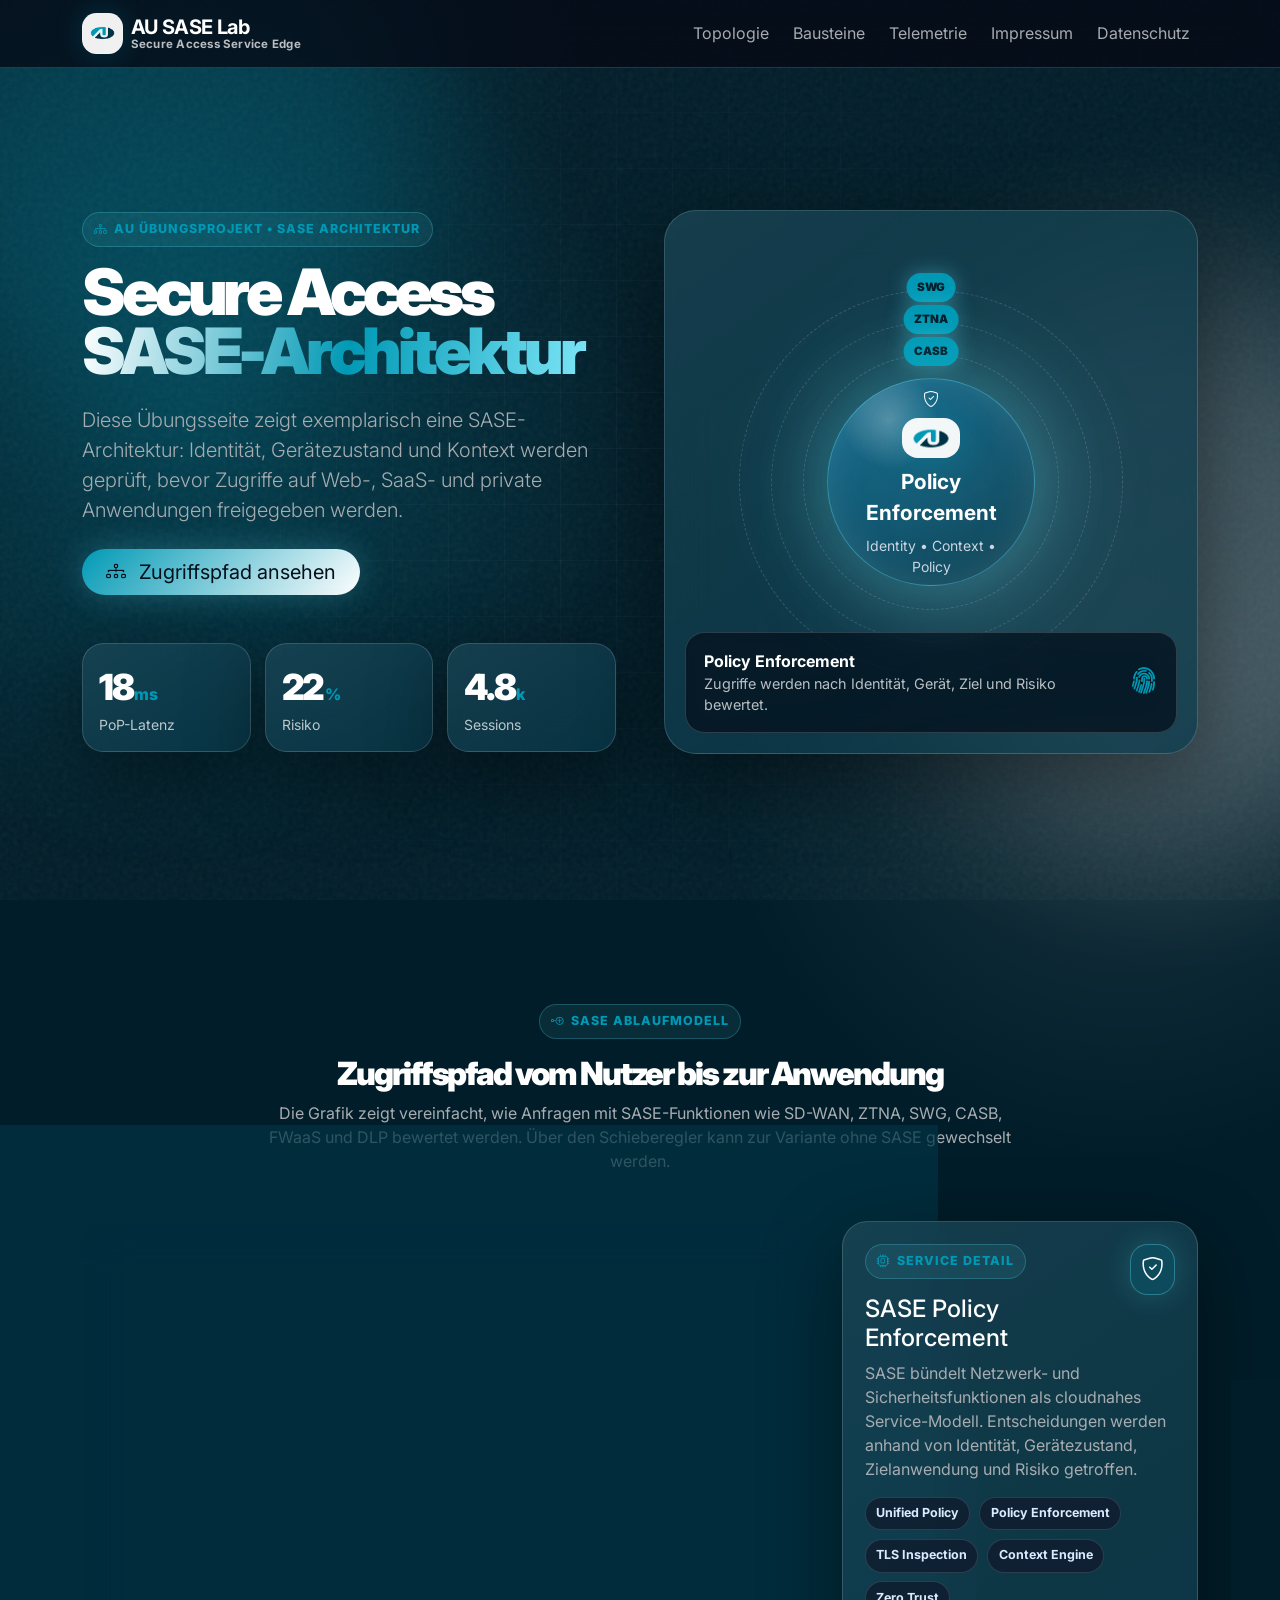
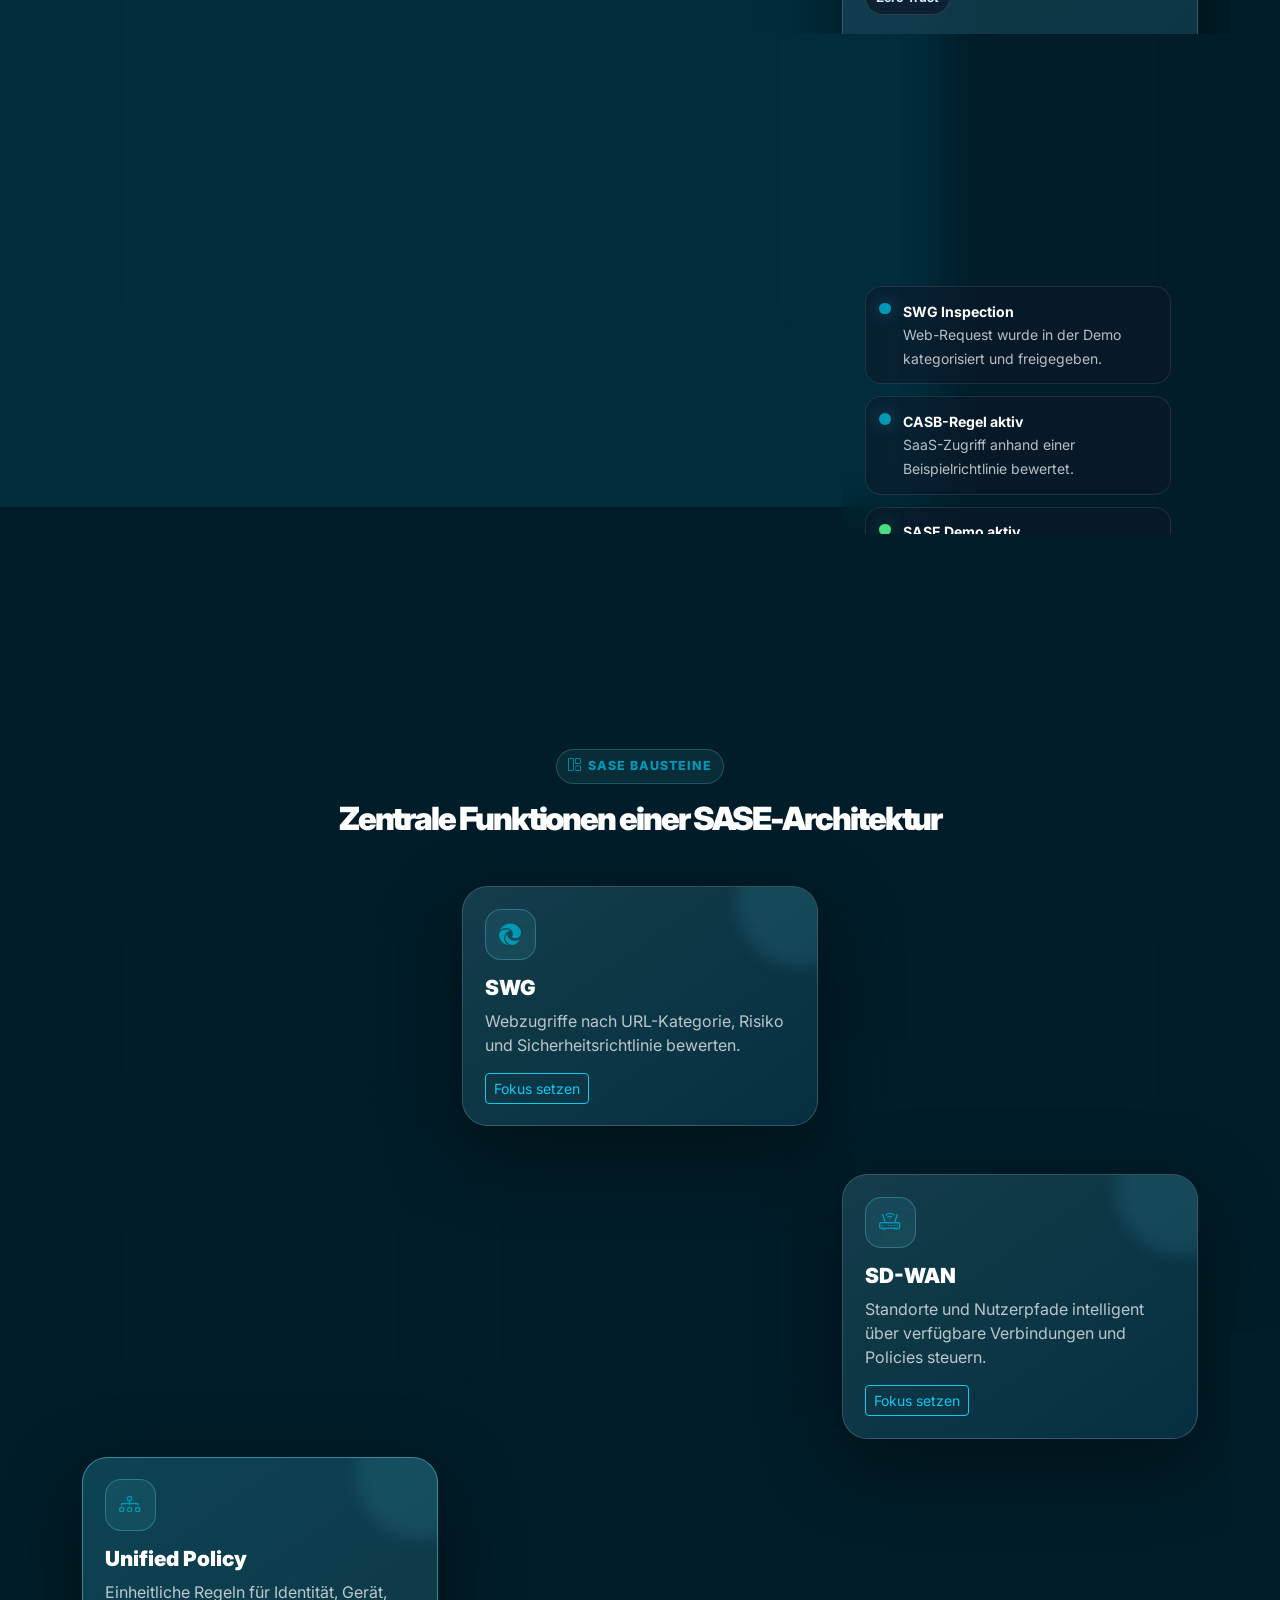
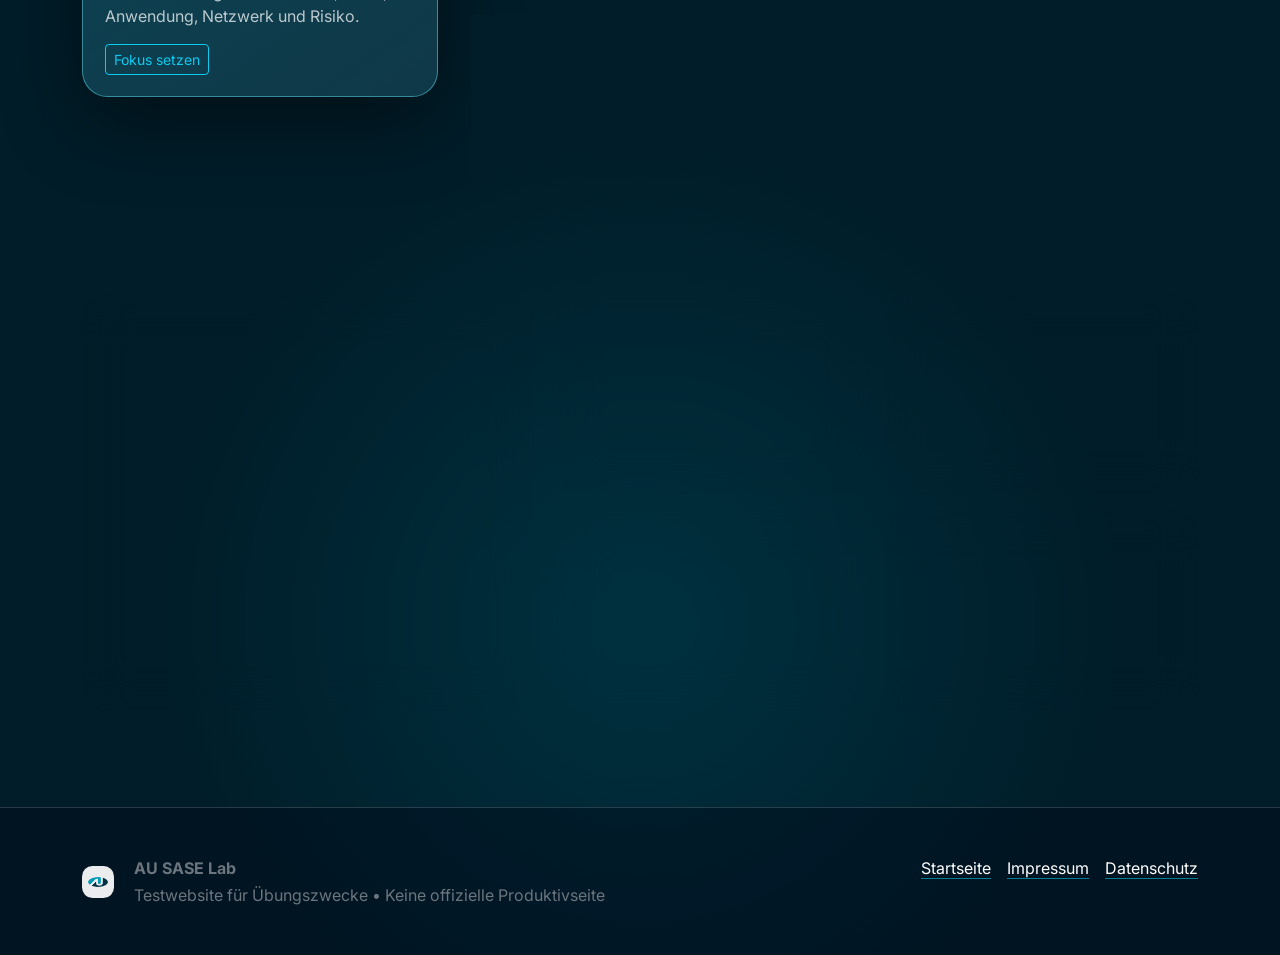
<file: index.html>
<!doctype html>
<html lang="de" data-bs-theme="dark">
<head>
  <meta charset="utf-8">
  <meta name="viewport" content="width=device-width, initial-scale=1">
  <title>AU SASE Lab | Secure Access Service Edge</title>
  <link rel="icon" type="image/png" href="icon.png">
  <link rel="shortcut icon" href="icon.png">
  <link rel="apple-touch-icon" href="icon.png">
  <link rel="manifest" href="site.webmanifest">
  <meta name="theme-color" content="#003244">

  <!-- Bootstrap + Icons via CDN -->
  <link href="https://cdn.jsdelivr.net/npm/bootstrap@5.3.3/dist/css/bootstrap.min.css" rel="stylesheet">
  <link href="https://cdn.jsdelivr.net/npm/bootstrap-icons@1.11.3/font/bootstrap-icons.css" rel="stylesheet">

  <!-- Eigene Styles -->
  <link rel="stylesheet" href="styles.css">
</head>

<body>
  <div class="noise"></div>
  <div class="aurora aurora-1"></div>
  <div class="aurora aurora-2"></div>

  <div data-include="header"></div>

  <main>
    <section class="hero-section">
      <div class="container">
        <div class="row align-items-center g-5 min-vh-100 py-5">
          <div class="col-lg-6">
            <span class="eyebrow mb-3"><i class="bi bi-diagram-3"></i> AU Übungsprojekt • SASE Architektur</span>
            <h1 class="display-3 fw-black hero-title">
              Secure Access
              <span class="gradient-text">SASE-Architektur</span>
            </h1>
            <p class="lead text-secondary-emphasis mt-4">
              Diese Übungsseite zeigt exemplarisch eine SASE-Architektur: Identität, Gerätezustand
              und Kontext werden geprüft, bevor Zugriffe auf Web-, SaaS- und private Anwendungen freigegeben werden.
            </p>

            <div class="d-flex flex-wrap gap-3 mt-4">
              <button class="btn btn-primary btn-lg rounded-pill px-4" data-jump="#topology">
                <i class="bi bi-diagram-3 me-2"></i> Zugriffspfad ansehen
              </button>
            </div>

            <div class="hero-stats mt-5">
              <div class="stat-tile">
                <span class="stat-value" data-counter="latency">18</span><span class="stat-unit">ms</span>
                <small>PoP-Latenz</small>
              </div>
              <div class="stat-tile">
                <span class="stat-value" data-counter="risk">07</span><span class="stat-unit">%</span>
                <small>Risiko</small>
              </div>
              <div class="stat-tile">
                <span class="stat-value" data-counter="sessions">4.8</span><span class="stat-unit">k</span>
                <small>Sessions</small>
              </div>
            </div>
          </div>

          <div class="col-lg-6">
            <div class="hero-orb-card">
              <div class="orb-wrap" aria-label="Animierte SASE Architektur">
                <div class="orbit orbit-a"><span>SWG</span></div>
                <div class="orbit orbit-b"><span>ZTNA</span></div>
                <div class="orbit orbit-c"><span>CASB</span></div>
                <div class="core-orb">
                  <i class="bi bi-shield-check"></i>
                  <img src="icon.png" alt="" class="core-icon" onerror="this.style.display='none'">
                  <strong>Policy Enforcement</strong>
                  <small>Identity • Context • Policy</small>
                </div>
              </div>
              <div class="glass-caption">
                <div>
                  <strong>Policy Enforcement</strong>
                  <span>Zugriffe werden nach Identität, Gerät, Ziel und Risiko bewertet.</span>
                </div>
                <i class="bi bi-fingerprint"></i>
              </div>
            </div>
          </div>
        </div>
      </div>
    </section>

    <div data-include="access-path"></div>

    <section id="capabilities" class="section-pad">
      <div class="container">
        <div class="section-heading mx-auto text-center">
          <span class="eyebrow"><i class="bi bi-grid-1x2"></i> SASE Bausteine</span>
          <h2 class="fw-black mt-3">Zentrale Funktionen einer SASE-Architektur</h2>
        </div>

        <div class="row g-4">
          <div class="col-md-6 col-xl-4">
            <article class="cap-card glass-card" data-service="ztna">
              <i class="bi bi-door-closed"></i>
              <h3>ZTNA</h3>
              <p>Zugriff auf einzelne Anwendungen statt pauschaler Netzwerkfreigabe.</p>
              <button class="btn btn-sm btn-outline-info">Fokus setzen</button>
            </article>
          </div>
          <div class="col-md-6 col-xl-4">
            <article class="cap-card glass-card" data-service="swg">
              <i class="bi bi-browser-edge"></i>
              <h3>SWG</h3>
              <p>Webzugriffe nach URL-Kategorie, Risiko und Sicherheitsrichtlinie bewerten.</p>
              <button class="btn btn-sm btn-outline-info">Fokus setzen</button>
            </article>
          </div>
          <div class="col-md-6 col-xl-4">
            <article class="cap-card glass-card" data-service="casb">
              <i class="bi bi-cloud-fog2"></i>
              <h3>CASB</h3>
              <p>SaaS-Nutzung sichtbar machen und Richtlinien für Cloud-Anwendungen anwenden.</p>
              <button class="btn btn-sm btn-outline-info">Fokus setzen</button>
            </article>
          </div>
          <div class="col-md-6 col-xl-4">
            <article class="cap-card glass-card" data-service="fwaas">
              <i class="bi bi-fire"></i>
              <h3>FWaaS</h3>
              <p>Firewall- und Layer-7-Kontrollen als cloudnahen Dienst bereitstellen.</p>
              <button class="btn btn-sm btn-outline-info">Fokus setzen</button>
            </article>
          </div>
          <div class="col-md-6 col-xl-4">
            <article class="cap-card glass-card" data-service="dlp">
              <i class="bi bi-file-earmark-lock"></i>
              <h3>DLP</h3>
              <p>Sensible Datenmuster erkennen und den unerwünschten Abfluss reduzieren.</p>
              <button class="btn btn-sm btn-outline-info">Fokus setzen</button>
            </article>
          </div>
          <div class="col-md-6 col-xl-4">
            <article class="cap-card glass-card" data-service="sdwan">
              <i class="bi bi-router"></i>
              <h3>SD-WAN</h3>
              <p>Standorte und Nutzerpfade intelligent über verfügbare Verbindungen und Policies steuern.</p>
              <button class="btn btn-sm btn-outline-info">Fokus setzen</button>
            </article>
          </div>
          <div class="col-md-6 col-xl-4">
            <article class="cap-card glass-card" data-service="sase">
              <i class="bi bi-diagram-3"></i>
              <h3>Unified Policy</h3>
              <p>Einheitliche Regeln für Identität, Gerät, Anwendung, Netzwerk und Risiko.</p>
              <button class="btn btn-sm btn-outline-info">Fokus setzen</button>
            </article>
          </div>
        </div>
      </div>
    </section>

    <section id="telemetry" class="section-pad">
      <div class="container">
        <div class="row g-4 align-items-stretch">
          <div class="col-lg-5">
            <div class="glass-card p-4 h-100">
              <span class="eyebrow"><i class="bi bi-speedometer2"></i> Demo Telemetrie</span>
              <h2 class="fw-black mt-3">Simulierte Statuswerte</h2>
              <p class="text-secondary-emphasis">
                Die Werte sind künstlich erzeugte Beispieldaten. Sie dienen nur dazu, typische
                Betriebskennzahlen einer SASE-Umgebung anschaulich darzustellen.
              </p>

              <div class="control-grid">
                <button class="control-chip active" data-filter="all">Alle</button>
                <button class="control-chip" data-filter="allowed">Freigegeben</button>
                <button class="control-chip" data-filter="inspected">Geprüft</button>
                <button class="control-chip" data-filter="blocked">Blockiert</button>
              </div>

              <div class="mt-4">
                <button id="resetBtn" class="btn btn-outline-light rounded-pill">
                  <i class="bi bi-arrow-clockwise me-2"></i> Dashboard resetten
                </button>
              </div>
            </div>
          </div>

          <div class="col-lg-7">
            <div class="telemetry-grid">
              <div class="metric-card glass-card" data-status="allowed">
                <span class="metric-icon success"><i class="bi bi-check2-circle"></i></span>
                <small>Freigegebene Sessions</small>
                <strong data-counter="allowed">12840</strong>
                <div class="spark spark-a"></div>
              </div>
              <div class="metric-card glass-card" data-status="inspected">
                <span class="metric-icon info"><i class="bi bi-search"></i></span>
                <small>Geprüfte Requests</small>
                <strong data-counter="inspected">42891</strong>
                <div class="spark spark-b"></div>
              </div>
              <div class="metric-card glass-card" data-status="blocked">
                <span class="metric-icon danger"><i class="bi bi-x-octagon"></i></span>
                <small>Blockierte Ereignisse</small>
                <strong data-counter="blocked">317</strong>
                <div class="spark spark-c"></div>
              </div>
              <div class="metric-card glass-card" data-status="allowed">
                <span class="metric-icon warning"><i class="bi bi-router"></i></span>
                <small>Aktive SASE PoPs</small>
                <strong data-counter="edges">42</strong>
                <div class="spark spark-d"></div>
              </div>
            </div>
          </div>
        </div>
      </div>
    </section>
  </main>

  <div data-include="footer"></div>

  <!-- Bootstrap JS + Eigene Logik -->
  <script src="https://cdn.jsdelivr.net/npm/bootstrap@5.3.3/dist/js/bootstrap.bundle.min.js"></script>
  <script src="script.js"></script>
</body>
</html>
</file>
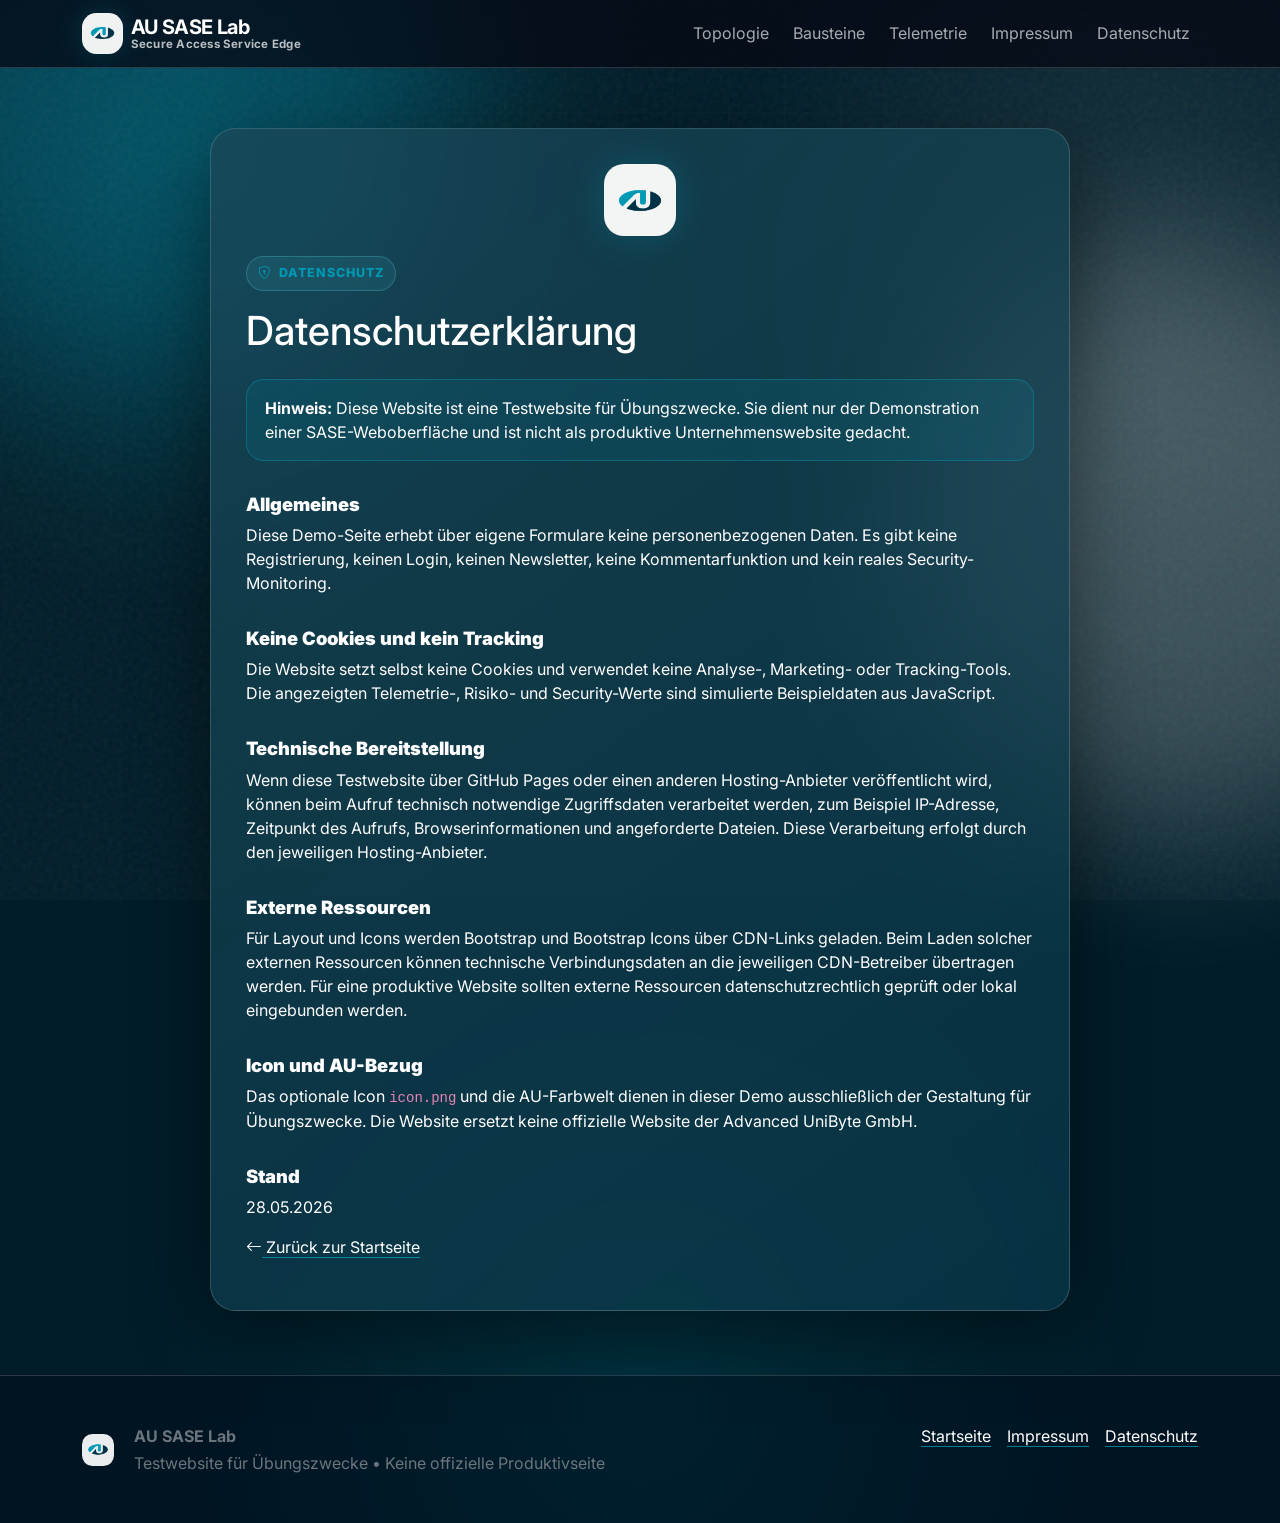
<file: datenschutz.html>
<!doctype html>
<html lang="de" data-bs-theme="dark">
<head>
  <meta charset="utf-8">
  <meta name="viewport" content="width=device-width, initial-scale=1">
  <title>Datenschutz | AU SASE Lab</title>
  <link rel="icon" type="image/png" href="icon.png">
  <link rel="shortcut icon" href="icon.png">
  <link rel="apple-touch-icon" href="icon.png">
  <link rel="manifest" href="site.webmanifest">
  <meta name="theme-color" content="#003244">
  <link href="https://cdn.jsdelivr.net/npm/bootstrap@5.3.3/dist/css/bootstrap.min.css" rel="stylesheet">
  <link href="https://cdn.jsdelivr.net/npm/bootstrap-icons@1.11.3/font/bootstrap-icons.css" rel="stylesheet">
  <link rel="stylesheet" href="styles.css">
</head>
<body>
  <div class="noise"></div>
  <div class="aurora aurora-1"></div>
  <div class="aurora aurora-2"></div>
  <div data-include="header"></div>

  <main class="legal-main">
    <div class="container">
      <article class="glass-card legal-card mx-auto" style="max-width: 860px;">
        <div class="legal-icon-wrap"><img src="icon.png" alt="AU Icon" class="legal-icon" onerror="this.style.display='none'"></div>
        <span class="eyebrow"><i class="bi bi-shield-lock"></i> Datenschutz</span>
        <h1 class="mt-3">Datenschutzerklärung</h1>
        <div class="important-note mt-4">
          <strong>Hinweis:</strong> Diese Website ist eine Testwebsite für Übungszwecke. Sie dient nur der Demonstration einer SASE-Weboberfläche und ist nicht als produktive Unternehmenswebsite gedacht.
        </div>

        <h2>Allgemeines</h2>
        <p>
          Diese Demo-Seite erhebt über eigene Formulare keine personenbezogenen Daten. Es gibt keine Registrierung, keinen Login, keinen Newsletter, keine Kommentarfunktion und kein reales Security-Monitoring.
        </p>

        <h2>Keine Cookies und kein Tracking</h2>
        <p>
          Die Website setzt selbst keine Cookies und verwendet keine Analyse-, Marketing- oder Tracking-Tools. Die angezeigten Telemetrie-, Risiko- und Security-Werte sind simulierte Beispieldaten aus JavaScript.
        </p>

        <h2>Technische Bereitstellung</h2>
        <p>
          Wenn diese Testwebsite über GitHub Pages oder einen anderen Hosting-Anbieter veröffentlicht wird, können beim Aufruf technisch notwendige Zugriffsdaten verarbeitet werden, zum Beispiel IP-Adresse, Zeitpunkt des Aufrufs, Browserinformationen und angeforderte Dateien. Diese Verarbeitung erfolgt durch den jeweiligen Hosting-Anbieter.
        </p>

        <h2>Externe Ressourcen</h2>
        <p>
          Für Layout und Icons werden Bootstrap und Bootstrap Icons über CDN-Links geladen. Beim Laden solcher externen Ressourcen können technische Verbindungsdaten an die jeweiligen CDN-Betreiber übertragen werden. Für eine produktive Website sollten externe Ressourcen datenschutzrechtlich geprüft oder lokal eingebunden werden.
        </p>

        <h2>Icon und AU-Bezug</h2>
        <p>
          Das optionale Icon <code>icon.png</code> und die AU-Farbwelt dienen in dieser Demo ausschließlich der Gestaltung für Übungszwecke. Die Website ersetzt keine offizielle Website der Advanced UniByte GmbH.
        </p>

        <h2>Stand</h2>
        <p>28.05.2026</p>
        <p><a href="index.html"><i class="bi bi-arrow-left"></i> Zurück zur Startseite</a></p>
      </article>
    </div>
  </main>

  <div data-include="footer"></div>
  <script src="https://cdn.jsdelivr.net/npm/bootstrap@5.3.3/dist/js/bootstrap.bundle.min.js"></script>
  <script src="script.js"></script>
</body>
</html>
</file>
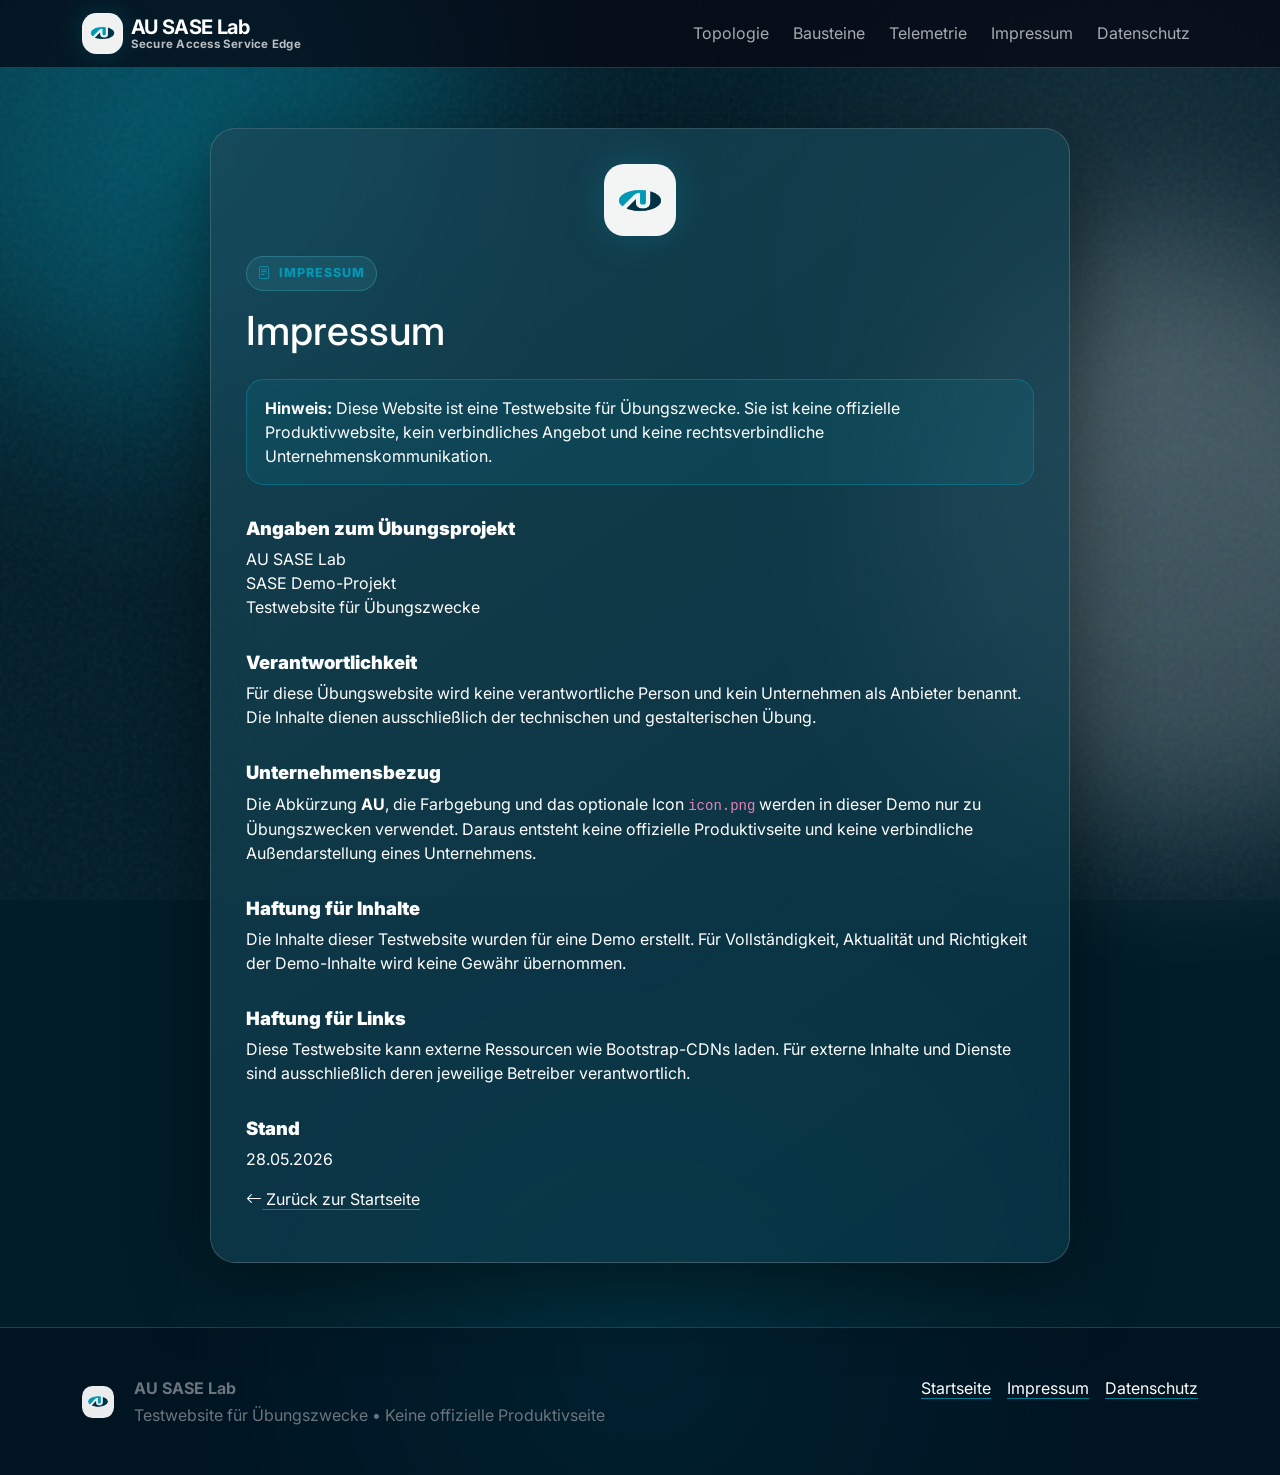
<file: impressum.html>
<!doctype html>
<html lang="de" data-bs-theme="dark">
<head>
  <meta charset="utf-8">
  <meta name="viewport" content="width=device-width, initial-scale=1">
  <title>Impressum | AU SASE Lab</title>
  <link rel="icon" type="image/png" href="icon.png">
  <link rel="shortcut icon" href="icon.png">
  <link rel="apple-touch-icon" href="icon.png">
  <link rel="manifest" href="site.webmanifest">
  <meta name="theme-color" content="#003244">
  <link href="https://cdn.jsdelivr.net/npm/bootstrap@5.3.3/dist/css/bootstrap.min.css" rel="stylesheet">
  <link href="https://cdn.jsdelivr.net/npm/bootstrap-icons@1.11.3/font/bootstrap-icons.css" rel="stylesheet">
  <link rel="stylesheet" href="styles.css">
</head>
<body>
  <div class="noise"></div>
  <div class="aurora aurora-1"></div>
  <div class="aurora aurora-2"></div>
  <div data-include="header"></div>

  <main class="legal-main">
    <div class="container">
      <article class="glass-card legal-card mx-auto" style="max-width: 860px;">
        <div class="legal-icon-wrap"><img src="icon.png" alt="AU Icon" class="legal-icon" onerror="this.style.display='none'"></div>
        <span class="eyebrow"><i class="bi bi-file-text"></i> Impressum</span>
        <h1 class="mt-3">Impressum</h1>
        <div class="important-note mt-4">
          <strong>Hinweis:</strong> Diese Website ist eine Testwebsite für Übungszwecke. Sie ist keine offizielle Produktivwebsite, kein verbindliches Angebot und keine rechtsverbindliche Unternehmenskommunikation.
        </div>

        <h2>Angaben zum Übungsprojekt</h2>
        <p>
          AU SASE Lab<br>
          SASE Demo-Projekt<br>
          Testwebsite für Übungszwecke
        </p>

        <h2>Verantwortlichkeit</h2>
        <p>
          Für diese Übungswebsite wird keine verantwortliche Person und kein Unternehmen als Anbieter benannt. Die Inhalte dienen ausschließlich der technischen und gestalterischen Übung.
        </p>

        <h2>Unternehmensbezug</h2>
        <p>
          Die Abkürzung <strong>AU</strong>, die Farbgebung und das optionale Icon <code>icon.png</code> werden in dieser Demo nur zu Übungszwecken verwendet. Daraus entsteht keine offizielle Produktivseite und keine verbindliche Außendarstellung eines Unternehmens.
        </p>

        <h2>Haftung für Inhalte</h2>
        <p>
          Die Inhalte dieser Testwebsite wurden für eine Demo erstellt. Für Vollständigkeit, Aktualität und Richtigkeit der Demo-Inhalte wird keine Gewähr übernommen.
        </p>

        <h2>Haftung für Links</h2>
        <p>
          Diese Testwebsite kann externe Ressourcen wie Bootstrap-CDNs laden. Für externe Inhalte und Dienste sind ausschließlich deren jeweilige Betreiber verantwortlich.
        </p>

        <h2>Stand</h2>
        <p>28.05.2026</p>
        <p><a href="index.html"><i class="bi bi-arrow-left"></i> Zurück zur Startseite</a></p>
      </article>
    </div>
  </main>

  <div data-include="footer"></div>
  <script src="https://cdn.jsdelivr.net/npm/bootstrap@5.3.3/dist/js/bootstrap.bundle.min.js"></script>
  <script src="script.js"></script>
</body>
</html>
</file>
<file: styles.css>
@import url("https://fonts.googleapis.com/css2?family=Inter:wght@400;500;600;700;800;900&display=swap");

:root {
  --au-cyan: #0099B5;
  --au-night: #003244;
  --au-white: #ffffff;
  --bg: #001d29;
  --bg-soft: #003244;
  --panel: rgba(0, 50, 68, 0.72);
  --panel-strong: rgba(0, 50, 68, 0.92);
  --line: rgba(255, 255, 255, 0.16);
  --text: #ffffff;
  --muted: rgba(255, 255, 255, 0.72);
  --cyan: #0099B5;
  --blue: #0099B5;
  --violet: #5dd7e8;
  --green: #4ade80;
  --yellow: #fbbf24;
  --red: #fb7185;
  --shadow: 0 24px 80px rgba(0, 0, 0, 0.45);
}

* {
  box-sizing: border-box;
}

html {
  scroll-behavior: smooth;
}

body {
  min-height: 100vh;
  font-family: "Inter", system-ui, -apple-system, BlinkMacSystemFont, "Segoe UI", sans-serif;
  color: var(--text);
  background:
    radial-gradient(circle at 15% 10%, rgba(0, 153, 181, 0.28), transparent 28rem),
    radial-gradient(circle at 88% 18%, rgba(255, 255, 255, 0.10), transparent 26rem),
    radial-gradient(circle at 50% 92%, rgba(0, 153, 181, 0.16), transparent 30rem),
    var(--bg);
  overflow-x: hidden;
}

body::before {
  content: "";
  position: fixed;
  inset: 0;
  z-index: -4;
  background-image:
    linear-gradient(rgba(255, 255, 255, 0.035) 1px, transparent 1px),
    linear-gradient(90deg, rgba(255, 255, 255, 0.035) 1px, transparent 1px);
  background-size: 56px 56px;
  mask-image: radial-gradient(circle at center, black, transparent 78%);
}

.noise {
  position: fixed;
  inset: 0;
  z-index: -1;
  opacity: 0.12;
  pointer-events: none;
  background-image: url("data:image/svg+xml,%3Csvg viewBox='0 0 200 200' xmlns='http://www.w3.org/2000/svg'%3E%3Cfilter id='n'%3E%3CfeTurbulence type='fractalNoise' baseFrequency='0.9' numOctaves='4' stitchTiles='stitch'/%3E%3C/filter%3E%3Crect width='100%25' height='100%25' filter='url(%23n)' opacity='0.55'/%3E%3C/svg%3E");
}

.aurora {
  position: fixed;
  width: 36rem;
  height: 36rem;
  z-index: -3;
  border-radius: 999px;
  filter: blur(80px);
  opacity: 0.22;
  pointer-events: none;
  animation: floatAurora 12s ease-in-out infinite alternate;
}

.aurora-1 {
  top: -12rem;
  left: -8rem;
  background: #0099B5;
}

.aurora-2 {
  right: -12rem;
  bottom: 4rem;
  background: #ffffff;
  animation-delay: -5s;
}

@keyframes floatAurora {
  to {
    transform: translate3d(5rem, 3rem, 0) scale(1.1);
  }
}

.nav-blur {
  border-bottom: 1px solid var(--line);
  background: rgba(6, 9, 20, 0.76);
  backdrop-filter: blur(20px);
}

.navbar-brand {
  letter-spacing: -0.03em;
}

.brand-logo {
  width: 2.55rem;
  height: 2.55rem;
  object-fit: contain;
  padding: 0.22rem;
  border-radius: 0.9rem;
  background: rgba(255, 255, 255, 0.94);
  border: 1px solid rgba(255, 255, 255, 0.18);
  box-shadow: 0 0 28px rgba(0, 153, 181, 0.22);
}

.brand-wording {
  display: flex;
  flex-direction: column;
  line-height: 1.05;
}

.brand-wording small {
  color: var(--muted);
  font-size: 0.72rem;
  font-weight: 700;
  letter-spacing: 0.02em;
}


.brand-mark,
.detail-icon,
.metric-icon {
  display: inline-grid;
  place-items: center;
  border: 1px solid rgba(103, 232, 249, 0.32);
  color: var(--au-white);
  background: rgba(0, 153, 181, 0.18);
  box-shadow: 0 0 28px rgba(103, 232, 249, 0.18);
}

.brand-mark {
  width: 2.35rem;
  height: 2.35rem;
  border-radius: 0.9rem;
  font-weight: 900;
  font-size: 0.82rem;
  letter-spacing: -0.02em;
}

.fw-black {
  font-weight: 900;
  letter-spacing: -0.065em;
}

.gradient-text {
  display: block;
  background: linear-gradient(100deg, var(--au-white), var(--au-cyan), #8defff);
  -webkit-background-clip: text;
  background-clip: text;
  color: transparent;
}

.hero-section {
  position: relative;
  padding-top: 3.5rem;
}

.eyebrow {
  display: inline-flex;
  align-items: center;
  gap: 0.45rem;
  padding: 0.45rem 0.7rem;
  border: 1px solid rgba(103, 232, 249, 0.22);
  border-radius: 999px;
  color: var(--cyan);
  background: rgba(103, 232, 249, 0.08);
  font-size: 0.78rem;
  font-weight: 800;
  text-transform: uppercase;
  letter-spacing: 0.08em;
}

.hero-title {
  line-height: 0.92;
}

.btn-glow,
.btn-primary {
  border: 0;
  color: #03101b;
  background: linear-gradient(135deg, var(--au-cyan), var(--au-white));
  box-shadow: 0 0 32px rgba(103, 232, 249, 0.24);
}

.btn-glow:hover,
.btn-primary:hover {
  transform: translateY(-1px);
  filter: brightness(1.08);
}

.hero-stats {
  display: grid;
  grid-template-columns: repeat(3, minmax(0, 1fr));
  gap: 0.85rem;
}

.stat-tile,
.glass-card,
.hero-orb-card {
  border: 1px solid var(--line);
  background:
    linear-gradient(145deg, rgba(255, 255, 255, 0.08), rgba(255, 255, 255, 0.025)),
    var(--panel);
  backdrop-filter: blur(22px);
  box-shadow: var(--shadow);
}

.stat-tile {
  padding: 1rem;
  border-radius: 1.35rem;
}

.stat-value {
  font-size: clamp(1.6rem, 3vw, 2.25rem);
  font-weight: 900;
  letter-spacing: -0.06em;
}

.stat-unit {
  color: var(--cyan);
  font-weight: 800;
  margin-left: 0.1rem;
}

.stat-tile small {
  display: block;
  color: var(--muted);
}

.hero-orb-card {
  position: relative;
  min-height: 34rem;
  display: grid;
  place-items: center;
  padding: 2rem;
  overflow: hidden;
  border-radius: 2rem;
}

.hero-orb-card::before {
  content: "";
  position: absolute;
  inset: 10%;
  border-radius: 50%;
  background: radial-gradient(circle, rgba(103, 232, 249, 0.22), transparent 62%);
  filter: blur(30px);
  animation: pulseHalo 4s ease-in-out infinite;
}

@keyframes pulseHalo {
  50% {
    transform: scale(1.1);
    opacity: 0.7;
  }
}

.orb-wrap {
  position: relative;
  width: min(27rem, 78vw);
  aspect-ratio: 1;
  display: grid;
  place-items: center;
}

.core-orb {
  position: relative;
  z-index: 3;
  width: 13rem;
  height: 13rem;
  display: flex;
  flex-direction: column;
  align-items: center;
  justify-content: center;
  gap: 0.45rem;
  text-align: center;
  padding: 1.4rem;
  border: 1px solid rgba(103, 232, 249, 0.40);
  border-radius: 999px;
  background:
    radial-gradient(circle at 30% 20%, rgba(255, 255, 255, 0.28), transparent 22%),
    linear-gradient(145deg, rgba(14, 165, 233, 0.38), rgba(0, 50, 68, 0.58));
  box-shadow:
    inset 0 0 40px rgba(255, 255, 255, 0.12),
    0 0 80px rgba(103, 232, 249, 0.28);
}

.core-orb strong {
  display: block;
  font-size: 1.3rem;
}

.core-orb small {
  color: #cbd5e1;
}

.orbit {
  position: absolute;
  inset: 1.5rem;
  border: 1px dashed rgba(148, 163, 184, 0.30);
  border-radius: 999px;
  animation: rotateOrbit 16s linear infinite;
}

.orbit-b {
  inset: 3.5rem;
  animation-duration: 12s;
  animation-direction: reverse;
}

.orbit-c {
  inset: 5.5rem;
  animation-duration: 9s;
}

.orbit span {
  position: absolute;
  left: 50%;
  top: -1.1rem;
  transform: translateX(-50%);
  padding: 0.35rem 0.65rem;
  border-radius: 999px;
  color: var(--bg);
  background: var(--cyan);
  font-size: 0.72rem;
  font-weight: 900;
  box-shadow: 0 0 20px rgba(103, 232, 249, 0.36);
}

@keyframes rotateOrbit {
  to {
    transform: rotate(360deg);
  }
}

.core-icon {
  width: 3.6rem;
  height: 3.6rem;
  object-fit: contain;
  padding: 0.35rem;
  border-radius: 1rem;
  background: rgba(255, 255, 255, 0.95);
  box-shadow: 0 0 34px rgba(0, 153, 181, 0.32);
}

.legal-icon-wrap {
  display: flex;
  justify-content: center;
  margin-bottom: 1.25rem;
}

.legal-icon {
  width: 4.5rem;
  height: 4.5rem;
  object-fit: contain;
  padding: 0.5rem;
  border-radius: 1.25rem;
  background: rgba(255, 255, 255, 0.95);
  box-shadow: 0 0 36px rgba(0, 153, 181, 0.28);
}

.footer-icon {
  width: 2rem;
  height: 2rem;
  object-fit: contain;
  padding: 0.18rem;
  border-radius: 0.65rem;
  background: rgba(255, 255, 255, 0.92);
  margin-right: 0.55rem;
}

.glass-caption {
  position: absolute;
  left: 1.25rem;
  right: 1.25rem;
  bottom: 1.25rem;
  display: flex;
  align-items: center;
  justify-content: space-between;
  gap: 1rem;
  padding: 1rem 1.1rem;
  border: 1px solid var(--line);
  border-radius: 1.2rem;
  background: rgba(3, 7, 18, 0.62);
  backdrop-filter: blur(18px);
}

.glass-caption span {
  display: block;
  color: var(--muted);
  font-size: 0.9rem;
}

.glass-caption i {
  color: var(--cyan);
  font-size: 1.7rem;
}

.section-pad {
  padding: 6rem 0;
}

.section-heading {
  max-width: 48rem;
  margin-bottom: 3rem;
}

.glass-card {
  border-radius: 1.6rem;
}

.topology-card {
  position: relative;
  padding: 1.2rem;
  overflow: hidden;
}

.topology-header {
  display: flex;
  align-items: center;
  justify-content: space-between;
  gap: 1rem;
  margin-bottom: 0.75rem;
}

.status-pill {
  display: inline-flex;
  align-items: center;
  gap: 0.45rem;
  padding: 0.42rem 0.65rem;
  border: 1px solid rgba(52, 211, 153, 0.30);
  border-radius: 999px;
  color: #bbf7d0;
  background: rgba(52, 211, 153, 0.08);
  font-size: 0.8rem;
  font-weight: 800;
}

.live-dot {
  width: 0.55rem;
  height: 0.55rem;
  border-radius: 999px;
  background: var(--green);
  box-shadow: 0 0 0 0 rgba(52, 211, 153, 0.65);
  animation: ping 1.4s infinite;
}

@keyframes ping {
  70% {
    box-shadow: 0 0 0 0.55rem rgba(52, 211, 153, 0);
  }
}

.svg-shell {
  width: 100%;
  min-height: 29rem;
  border: 1px solid rgba(148, 163, 184, 0.12);
  border-radius: 1.2rem;
  background:
    radial-gradient(circle at 50% 50%, rgba(103, 232, 249, 0.08), transparent 34%),
    rgba(2, 6, 23, 0.38);
  overflow: hidden;
}

svg {
  display: block;
  width: 100%;
  height: auto;
}

.flow-line {
  fill: none;
  stroke: rgba(148, 163, 184, 0.34);
  stroke-width: 3;
  stroke-linecap: round;
  stroke-dasharray: 8 12;
  animation: dashFlow 2.4s linear infinite;
}

@keyframes dashFlow {
  to {
    stroke-dashoffset: -40;
  }
}

.packet {
  fill: var(--cyan);
  filter: url(#softGlow);
  opacity: 0.9;
}

.packet-b {
  fill: var(--green);
}

.packet-c {
  fill: var(--violet);
}

.node,
.service-node,
.cap-card,
.control-chip {
  cursor: pointer;
}

.node circle {
  fill: rgba(15, 23, 42, 0.92);
  stroke: rgba(103, 232, 249, 0.38);
  stroke-width: 2;
  transition: 250ms ease;
}

.node:hover circle,
.node.active circle,
.service-node:hover circle,
.service-node.active circle {
  stroke: var(--cyan);
  filter: url(#softGlow);
}


.edge-ring {
  fill: transparent !important;
  stroke: url(#edgeGradient) !important;
  stroke-width: 3 !important;
  stroke-dasharray: 14 10;
  animation: rotateStroke 12s linear infinite;
  transform-box: fill-box;
  transform-origin: center;
}

.edge-core {
  fill: rgba(3, 7, 18, 0.78) !important;
  stroke: rgba(103, 232, 249, 0.55) !important;
}

@keyframes rotateStroke {
  to {
    transform: rotate(360deg);
  }
}

.node-html {
  width: 100%;
  height: 100%;
  display: grid;
  place-items: center;
  align-content: center;
  gap: 0.1rem;
  color: var(--text);
  text-align: center;
  font-size: 0.78rem;
  font-weight: 800;
}

.node-html i {
  color: var(--cyan);
  font-size: 1.55rem;
}

.node-html small {
  color: var(--muted);
  font-size: 0.66rem;
  font-weight: 600;
}

.edge-html span {
  font-size: 0.92rem;
}

.service-node circle {
  fill: rgba(103, 232, 249, 0.10);
  stroke: rgba(103, 232, 249, 0.35);
  stroke-width: 2;
  transition: 220ms ease;
}

.service-node text {
  text-anchor: middle;
  fill: #e0f2fe;
  font-size: 0.82rem;
  font-weight: 900;
  pointer-events: none;
}

.service-node.active circle {
  fill: rgba(103, 232, 249, 0.22);
}

.threat-particle {
  opacity: 0;
  filter: url(#softGlow);
  transition: opacity 300ms ease;
}

.threat-particle.active {
  opacity: 1;
}

.threat-particle circle:first-child {
  fill: var(--red);
}

.threat-pulse {
  fill: transparent;
  stroke: var(--red);
  stroke-width: 2;
  transform-origin: center;
  animation: threatPulse 850ms ease-out infinite;
}

@keyframes threatPulse {
  to {
    r: 27;
    opacity: 0;
  }
}

.topology-card.threat-mode .flow-line {
  stroke: rgba(251, 113, 133, 0.58);
}

.legend-row {
  display: flex;
  flex-wrap: wrap;
  gap: 1rem;
  margin-top: 0.9rem;
  color: var(--muted);
  font-size: 0.85rem;
}

.legend-dot {
  display: inline-block;
  width: 0.68rem;
  height: 0.68rem;
  border-radius: 999px;
  margin-right: 0.35rem;
}

.legend-dot.normal {
  background: var(--cyan);
}

.legend-dot.inspect {
  background: var(--yellow);
}

.legend-dot.threat {
  background: var(--red);
}

.detail-card {
  padding: 1.35rem;
}

.detail-icon {
  width: 3.2rem;
  height: 3.2rem;
  border-radius: 1.1rem;
  font-size: 1.45rem;
}

.tag-cloud {
  display: flex;
  flex-wrap: wrap;
  gap: 0.55rem;
  margin-top: 1rem;
}

.tag-cloud span {
  padding: 0.4rem 0.65rem;
  border: 1px solid rgba(148, 163, 184, 0.22);
  border-radius: 999px;
  color: #dbeafe;
  background: rgba(15, 23, 42, 0.7);
  font-size: 0.78rem;
  font-weight: 700;
}

.trust-panel {
  padding: 1rem;
  border: 1px solid rgba(148, 163, 184, 0.18);
  border-radius: 1.2rem;
  background: rgba(2, 6, 23, 0.34);
}

.form-range::-webkit-slider-thumb {
  background: var(--cyan);
  box-shadow: 0 0 0 0.35rem rgba(103, 232, 249, 0.16);
}

.form-range::-moz-range-thumb {
  background: var(--cyan);
  box-shadow: 0 0 0 0.35rem rgba(103, 232, 249, 0.16);
}

.trust-meter {
  height: 0.6rem;
  border-radius: 999px;
  background: rgba(148, 163, 184, 0.16);
  overflow: hidden;
  margin-bottom: 0.55rem;
}

.trust-meter span {
  display: block;
  width: 22%;
  height: 100%;
  border-radius: inherit;
  background: linear-gradient(90deg, var(--green), var(--yellow), var(--red));
  transition: width 240ms ease;
}

.timeline-title {
  display: flex;
  align-items: center;
  gap: 0.45rem;
  margin-bottom: 0.8rem;
  font-weight: 800;
}

.event-log {
  display: grid;
  gap: 0.75rem;
  max-height: 15.5rem;
  overflow: auto;
  padding-right: 0.25rem;
}

.event-item {
  position: relative;
  padding: 0.85rem 0.85rem 0.85rem 2.35rem;
  border: 1px solid rgba(148, 163, 184, 0.16);
  border-radius: 1rem;
  background: rgba(15, 23, 42, 0.52);
  animation: slideIn 360ms ease both;
}

.event-item::before {
  content: "";
  position: absolute;
  left: 0.86rem;
  top: 1rem;
  width: 0.7rem;
  height: 0.7rem;
  border-radius: 999px;
  background: var(--cyan);
  box-shadow: 0 0 18px rgba(103, 232, 249, 0.32);
}

.event-item.danger::before {
  background: var(--red);
  box-shadow: 0 0 18px rgba(251, 113, 133, 0.36);
}

.event-item.success::before {
  background: var(--green);
  box-shadow: 0 0 18px rgba(52, 211, 153, 0.36);
}

.event-item strong {
  display: block;
  font-size: 0.88rem;
}

.event-item small {
  color: var(--muted);
}

@keyframes slideIn {
  from {
    transform: translateY(10px);
    opacity: 0;
  }
}

.cap-card {
  position: relative;
  min-height: 15rem;
  padding: 1.35rem;
  overflow: hidden;
  transition: transform 220ms ease, border-color 220ms ease, background 220ms ease;
}

.cap-card::after {
  content: "";
  position: absolute;
  right: -3rem;
  top: -3rem;
  width: 8rem;
  height: 8rem;
  border-radius: 999px;
  background: rgba(103, 232, 249, 0.10);
  filter: blur(8px);
}

.cap-card:hover,
.cap-card.active {
  transform: translateY(-6px);
  border-color: rgba(103, 232, 249, 0.45);
  background:
    linear-gradient(145deg, rgba(103, 232, 249, 0.12), rgba(255, 255, 255, 0.06)),
    var(--panel);
}

.cap-card > i {
  display: inline-grid;
  place-items: center;
  width: 3.2rem;
  height: 3.2rem;
  margin-bottom: 1rem;
  border: 1px solid rgba(103, 232, 249, 0.28);
  border-radius: 1rem;
  color: var(--cyan);
  background: rgba(103, 232, 249, 0.08);
  font-size: 1.35rem;
}

.cap-card h3 {
  font-size: 1.3rem;
  font-weight: 900;
}

.cap-card p {
  color: var(--muted);
}

.control-grid {
  display: flex;
  flex-wrap: wrap;
  gap: 0.6rem;
  margin-top: 1.3rem;
}

.control-chip {
  border: 1px solid rgba(148, 163, 184, 0.22);
  border-radius: 999px;
  color: #dbeafe;
  background: rgba(15, 23, 42, 0.72);
  padding: 0.6rem 0.9rem;
  font-weight: 800;
  transition: 200ms ease;
}

.control-chip:hover,
.control-chip.active {
  border-color: rgba(103, 232, 249, 0.46);
  color: #06111f;
  background: var(--cyan);
}

.telemetry-grid {
  display: grid;
  grid-template-columns: repeat(2, minmax(0, 1fr));
  gap: 1rem;
  height: 100%;
}

.metric-card {
  position: relative;
  min-height: 12.5rem;
  padding: 1.2rem;
  overflow: hidden;
  transition: 220ms ease;
}

.metric-card.hide {
  opacity: 0.16;
  transform: scale(0.98);
  filter: grayscale(1);
}

.metric-icon {
  width: 2.7rem;
  height: 2.7rem;
  margin-bottom: 1rem;
  border-radius: 1rem;
}

.metric-icon.success {
  border-color: rgba(52, 211, 153, 0.35);
  color: var(--green);
  background: rgba(52, 211, 153, 0.08);
}

.metric-icon.info {
  border-color: rgba(103, 232, 249, 0.35);
  color: var(--cyan);
  background: rgba(103, 232, 249, 0.08);
}

.metric-icon.danger {
  border-color: rgba(251, 113, 133, 0.35);
  color: var(--red);
  background: rgba(251, 113, 133, 0.08);
}

.metric-icon.warning {
  border-color: rgba(251, 191, 36, 0.35);
  color: var(--yellow);
  background: rgba(251, 191, 36, 0.08);
}

.metric-card small {
  display: block;
  color: var(--muted);
  font-weight: 700;
}

.metric-card strong {
  display: block;
  margin-top: 0.25rem;
  font-size: clamp(2rem, 5vw, 3rem);
  font-weight: 900;
  letter-spacing: -0.06em;
}

.spark {
  position: absolute;
  left: 1rem;
  right: 1rem;
  bottom: 1rem;
  height: 2.4rem;
  opacity: 0.8;
  background:
    linear-gradient(110deg, transparent 0 8%, rgba(103, 232, 249, 0.0) 8%),
    repeating-linear-gradient(90deg, transparent 0 8%, rgba(103, 232, 249, 0.24) 8% 10%, transparent 10% 18%);
  clip-path: polygon(0 78%, 8% 58%, 17% 66%, 26% 36%, 37% 55%, 48% 25%, 62% 44%, 72% 20%, 85% 36%, 100% 12%, 100% 100%, 0 100%);
  animation: sparkMove 3.3s ease-in-out infinite alternate;
}

.spark-b {
  animation-delay: -0.9s;
}

.spark-c {
  animation-delay: -1.7s;
}

.spark-d {
  animation-delay: -2.4s;
}

@keyframes sparkMove {
  to {
    transform: translateX(0.8rem) scaleY(1.12);
    opacity: 1;
  }
}

footer {
  border-top: 1px solid var(--line);
  background: rgba(2, 6, 23, 0.38);
}


.footer-brand {
  display: flex;
  align-items: center;
  gap: 0.7rem;
}

.footer-brand div {
  display: flex;
  flex-direction: column;
  gap: 0.2rem;
}

.footer-links {
  display: flex;
  flex-wrap: wrap;
  gap: 1rem;
}

.footer-links a,
.legal-card a {
  color: var(--au-white);
  text-decoration-color: rgba(0, 153, 181, 0.8);
  text-underline-offset: 0.25rem;
}

.legal-main {
  padding: 8rem 0 4rem;
}

.legal-card {
  padding: clamp(1.25rem, 3vw, 2.2rem);
}

.legal-card h2 {
  margin-top: 2rem;
  font-size: 1.15rem;
  font-weight: 900;
}

.important-note {
  padding: 1rem 1.1rem;
  border: 1px solid rgba(0, 153, 181, 0.42);
  border-radius: 1.1rem;
  background: rgba(0, 153, 181, 0.12);
}


@media (max-width: 1199.98px) {
  .flow-lane {
    grid-template-columns: 1fr;
  }

  .flow-arrow {
    width: 0.18rem;
    height: 1.6rem;
    margin: 0 auto;
  }

  .flow-arrow::after {
    right: 50%;
    top: auto;
    bottom: 0;
    transform: translateX(50%) rotate(135deg);
  }

  .flow-arrow span {
    width: 100%;
    height: 65%;
    animation-name: arrowPulseVertical;
  }

  .flow-lane::before {
    top: 1.2rem;
    left: 50%;
    transform: translateX(-50%);
    animation-name: accessPacketVertical;
  }

  @keyframes accessPacketVertical {
    0% { top: 1.2rem; opacity: 0; }
    10% { opacity: 1; }
    90% { opacity: 1; }
    100% { top: calc(100% - 2.1rem); opacity: 0; }
  }

  @keyframes arrowPulseVertical {
    from { transform: translateY(-120%); opacity: 0; }
    50% { opacity: 1; }
    to { transform: translateY(180%); opacity: 0; }
  }
}

@media (max-width: 991.98px) {
  .hero-stats,
  .telemetry-grid {
    grid-template-columns: 1fr;
  }

  .hero-orb-card {
    min-height: 28rem;
  }

  .topology-header {
    align-items: flex-start;
    flex-direction: column;
  }

  .svg-shell {
    min-height: 20rem;
  }
}

@media (max-width: 575.98px) {
  .section-pad {
    padding: 4rem 0;
  }

  .hero-section {
    padding-top: 5rem;
  }

  .glass-caption {
    position: static;
    margin-top: 1rem;
  }

  .hero-orb-card {
    min-height: auto;
  }

  .orb-wrap {
    width: 19rem;
  }

  .core-orb {
    width: 10rem;
    height: 10rem;
  }
}

.footer-brand .footer-icon { flex: 0 0 auto; }

/* Integrierter Modus-Schieberegler im Zugriffspfad */
.topology-actions {
  display: flex;
  align-items: center;
  justify-content: flex-end;
  gap: 0.75rem;
  flex-wrap: wrap;
}

.access-mode-switch {
  position: relative;
  display: inline-flex;
  gap: 0.28rem;
  padding: 0.28rem;
  border: 1px solid rgba(148, 163, 184, 0.18);
  border-radius: 999px;
  background: rgba(2, 6, 23, 0.56);
  box-shadow: inset 0 0 28px rgba(0, 0, 0, 0.20);
}

.access-mode-btn {
  position: relative;
  z-index: 1;
  border: 0;
  display: inline-flex;
  align-items: center;
  gap: 0.42rem;
  padding: 0.55rem 0.82rem;
  border-radius: 999px;
  color: var(--muted);
  background: transparent;
  font-size: 0.82rem;
  font-weight: 900;
  transition: color 220ms ease, background 220ms ease, box-shadow 220ms ease, transform 220ms ease;
}

.access-mode-btn:hover {
  color: var(--au-white);
  transform: translateY(-1px);
}

.access-mode-btn.active {
  color: #03101b;
  background: linear-gradient(135deg, var(--au-cyan), var(--au-white));
  box-shadow: 0 0 28px rgba(0, 153, 181, 0.24);
}

.classic-only {
  opacity: 0;
  pointer-events: none;
  transition: opacity 300ms ease;
}

.sase-only {
  opacity: 1;
  transition: opacity 300ms ease;
}

.topology-card.classic-mode .sase-only {
  opacity: 0;
  pointer-events: none;
}


.topology-card.classic-mode .classic-only {
  opacity: 1;
  pointer-events: auto;
}


.topology-card.mode-switching .paths {
  animation: modeFlash 520ms ease;
}

@keyframes modeFlash {
  0% { opacity: 0.20; filter: blur(1.8px); }
  55% { opacity: 0.52; filter: blur(0.8px); }
  100% { opacity: 1; filter: blur(0); }
}

.topology-card.mode-points-hidden .node,
.topology-card.mode-points-hidden .service-node,
.topology-card.mode-points-hidden .classic-node {
  opacity: 0 !important;
  transition: none !important;
}

.topology-card.mode-points-returning .node,
.topology-card.mode-points-returning .service-node,
.topology-card.mode-points-returning .classic-node {
  animation: pointFadeIn 420ms ease both;
}

@keyframes pointFadeIn {
  from { opacity: 0; filter: blur(1.2px); }
  to { opacity: 1; filter: blur(0); }
}

.topology-card.mode-switching .packets,
.topology-card.mode-switching .packet,
.topology-card.mode-points-hidden .packets,
.topology-card.mode-points-hidden .packet {
  opacity: 0 !important;
  transition: none !important;
}

.classic-node {
  cursor: pointer;
}

.classic-node circle {
  fill: rgba(251, 191, 36, 0.10);
  stroke: rgba(251, 191, 36, 0.45);
  stroke-width: 2;
  transition: 220ms ease;
}

.classic-node:hover circle,
.classic-node.active circle {
  fill: rgba(251, 191, 36, 0.22);
  stroke: var(--yellow);
  filter: url(#softGlow);
}

.classic-node text {
  text-anchor: middle;
  fill: #fef3c7;
  font-size: 0.82rem;
  font-weight: 900;
  pointer-events: none;
}

.classic-node .subtext {
  font-size: 0.55rem;
  fill: rgba(254, 243, 199, 0.82);
}

.wide-service text {
  font-size: 0.58rem;
}

.topology-card.classic-mode .flow-line {
  stroke: rgba(251, 191, 36, 0.46);
  stroke-dasharray: 10 16;
  animation-duration: 3.1s;
}

.topology-card.classic-mode .packet {
  fill: var(--yellow);
}

.topology-card.classic-mode .edge-ring {
  stroke: rgba(251, 191, 36, 0.82) !important;
  animation-duration: 18s;
}

.topology-card.classic-mode .edge-core {
  stroke: rgba(251, 191, 36, 0.55) !important;
  fill: rgba(31, 24, 8, 0.78) !important;
}

.topology-card.classic-mode .node-html i {
  color: var(--yellow);
}

.topology-card.classic-mode .legend-dot.normal,
.topology-card.classic-mode .legend-dot.inspect {
  background: var(--yellow);
}

@media (max-width: 991.98px) {
  .topology-actions {
    justify-content: flex-start;
  }

  .access-mode-switch {
    width: 100%;
  }

  .access-mode-btn {
    flex: 1 1 0;
    justify-content: center;
  }
}

/* Gemeinsame Header/Footer werden über partials/header.html und partials/footer.html geladen. */
[data-include="header"]:empty {
  min-height: 4.5rem;
}

/* Verbesserte Umschaltanimation für SASE/Ohne SASE */
.svg-shell {
  position: relative;
}

.svg-shell::after {
  content: "";
  position: absolute;
  inset: 0;
  pointer-events: none;
  opacity: 0;
  transform: translateX(-105%);
  background: linear-gradient(90deg, transparent, rgba(0, 153, 181, 0.22), rgba(255,255,255,0.24), transparent);
}

.topology-card.mode-switching .svg-shell::after {
  animation: topologyScan 720ms ease-out;
}

@keyframes topologyScan {
  0% { opacity: 0; transform: translateX(-105%); }
  20% { opacity: 1; }
  100% { opacity: 0; transform: translateX(105%); }
}

.topology-card.mode-switching #saseSvg {
  animation: topologyMorph 720ms ease;
}

@keyframes topologyMorph {
  0% { filter: saturate(1) blur(0); opacity: 1; }
  42% { filter: saturate(1.25) blur(1.4px); opacity: 0.62; }
  100% { filter: saturate(1) blur(0); opacity: 1; }
}

/* Zusätzliche helle Routen-Overlay-Linie entfernt. */



.topology-sim-panel {
  display: flex;
  align-items: center;
  justify-content: space-between;
  gap: 1rem;
  margin-top: 0.9rem;
  padding: 1rem;
  border: 1px solid rgba(0, 153, 181, 0.18);
  border-radius: 1.1rem;
  background:
    radial-gradient(circle at 10% 30%, rgba(0, 153, 181, 0.14), transparent 32%),
    rgba(0, 50, 68, 0.34);
}

.topology-sim-panel div {
  display: flex;
  flex-direction: column;
  gap: 0.15rem;
}

.topology-sim-panel strong {
  color: var(--au-white);
}

.topology-sim-panel span {
  color: var(--muted);
  font-size: 0.86rem;
}

.topology-card.classic-mode .topology-sim-panel {
  border-color: rgba(251, 191, 36, 0.26);
  background:
    radial-gradient(circle at 10% 30%, rgba(251, 191, 36, 0.13), transparent 32%),
    rgba(31, 24, 8, 0.34);
}

.topology-card.classic-mode .status-pill {
  border-color: rgba(251, 191, 36, 0.30);
  color: #fef3c7;
  background: rgba(251, 191, 36, 0.08);
}

.topology-card.classic-mode .live-dot {
  background: var(--yellow);
  box-shadow: 0 0 0 0 rgba(251, 191, 36, 0.65);
}

@media (max-width: 767.98px) {
  .topology-sim-panel {
    align-items: stretch;
    flex-direction: column;
  }

  .topology-sim-panel .btn {
    width: 100%;
  }
}


/* v1.5: Browser-Fokusrahmen in der SVG-Topologie ausblenden.
   Die interaktiven Punkte bleiben per Glow/Hover erkennbar, aber ohne weißen Kasten. */
#saseSvg [tabindex],
#saseSvg [tabindex]:focus,
#saseSvg [tabindex]:focus-visible,
#saseSvg .node,
#saseSvg .node:focus,
#saseSvg .node:focus-visible,
#saseSvg .service-node,
#saseSvg .service-node:focus,
#saseSvg .service-node:focus-visible,
#saseSvg .classic-node,
#saseSvg .classic-node:focus,
#saseSvg .classic-node:focus-visible {
  outline: none !important;
  box-shadow: none !important;
  -webkit-tap-highlight-color: transparent;
}

#saseSvg,
#saseSvg * {
  -webkit-tap-highlight-color: transparent;
  user-select: none;
}

#saseSvg .node:focus circle,
#saseSvg .node:focus-visible circle,
#saseSvg .service-node:focus circle,
#saseSvg .service-node:focus-visible circle {
  stroke: var(--cyan);
  filter: url(#softGlow);
}

#saseSvg .classic-node:focus circle,
#saseSvg .classic-node:focus-visible circle {
  fill: rgba(251, 191, 36, 0.22);
  stroke: var(--yellow);
  filter: url(#softGlow);
}
</file>
